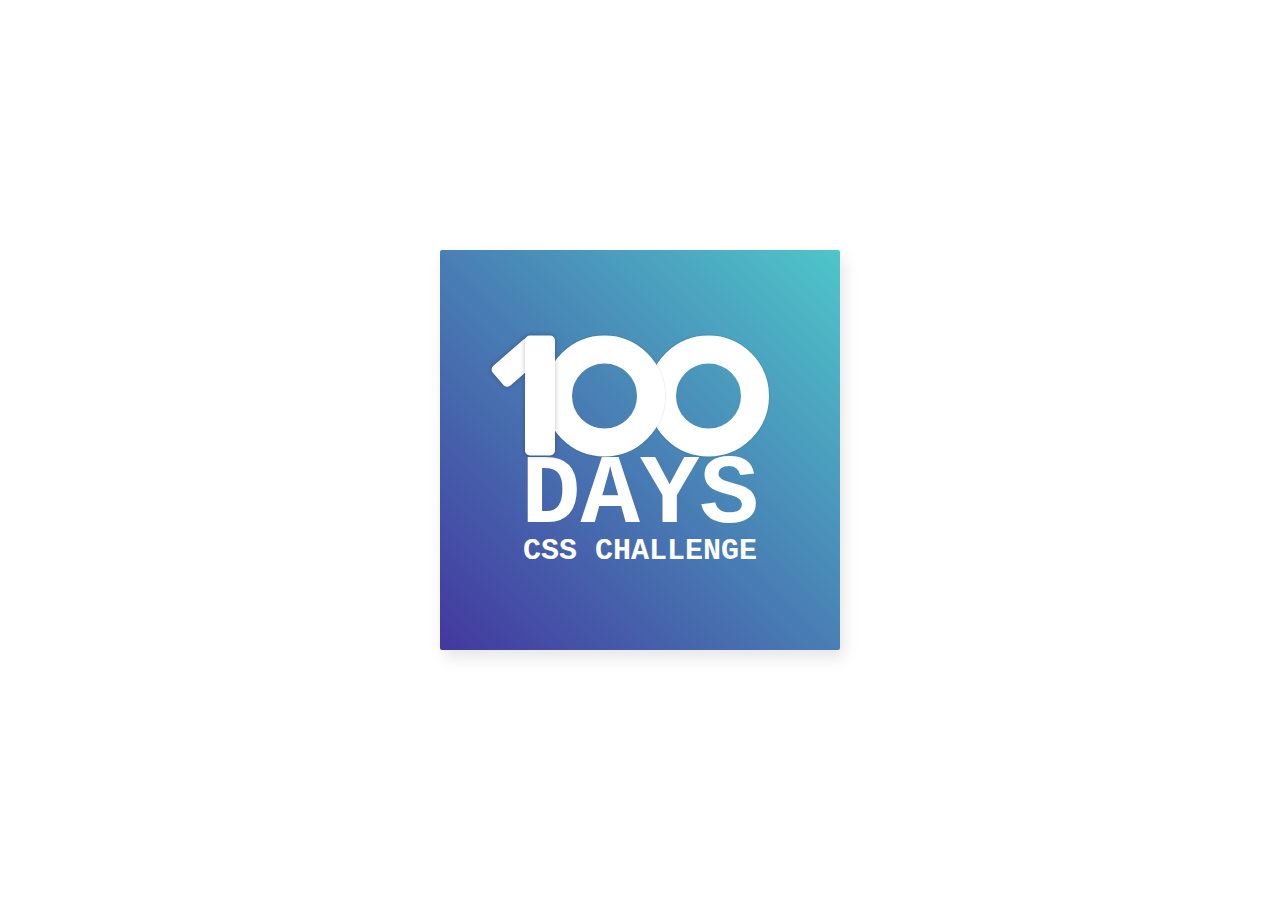
<file: Day 1/index.html>
<!DOCTYPE html>
<html lang="en">
<head>
    <meta charset="UTF-8">
    <meta name="viewport" content="width=device-width, initial-scale=1.0">
    <title>100 Days CSS</title>
    <link rel="stylesheet" href="style.css">
</head>
<body>
    <div class="frame">
        <div class="center">
            <div class="cien">
                <div class="decoracion"></div>
                <div class="uno"></div>
                <div class="cero primero"></div>
                <div class="cero segundo"></div>
            </div>
            <h2>DAYS</h2>
            <p>CSS CHALLENGE</p>
        </div>
      </div>
</body>
</html>
</file>
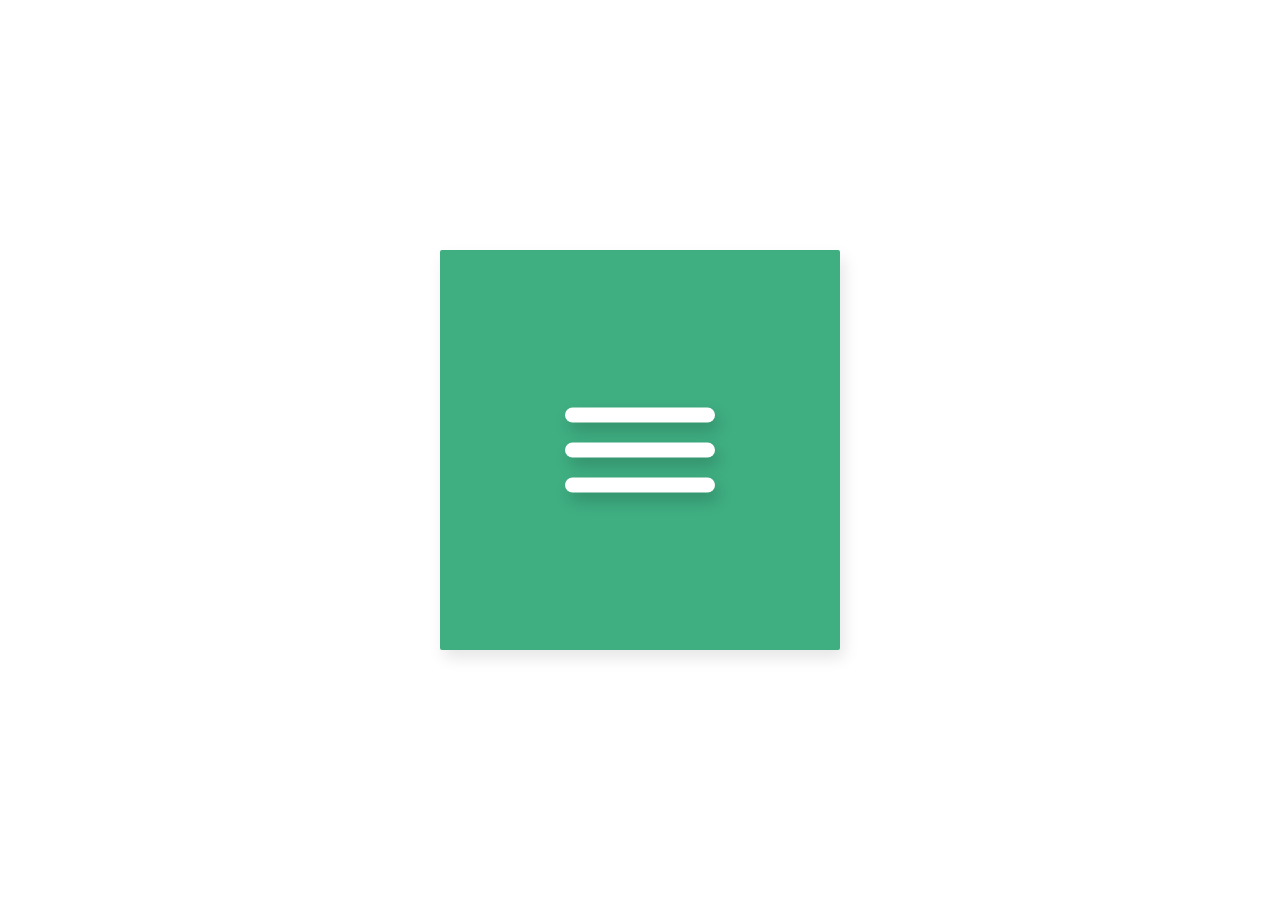
<file: Day 2/index.html>
<!DOCTYPE html>
<html lang="en">
<head>
    <meta charset="UTF-8">
    <meta name="viewport" content="width=device-width, initial-scale=1.0">
    <link rel="stylesheet" href="style.css">
    <title>Day 2</title>
</head>
<body>
    <div class="frame">
        <div class="center">
              <div class="linea primero"></div>
              <div class="linea segundo"></div>
              <div class="linea tercero"></div>
        </div>
      </div>
      <script src="script.js"></script>
</body>
</html>
</file>
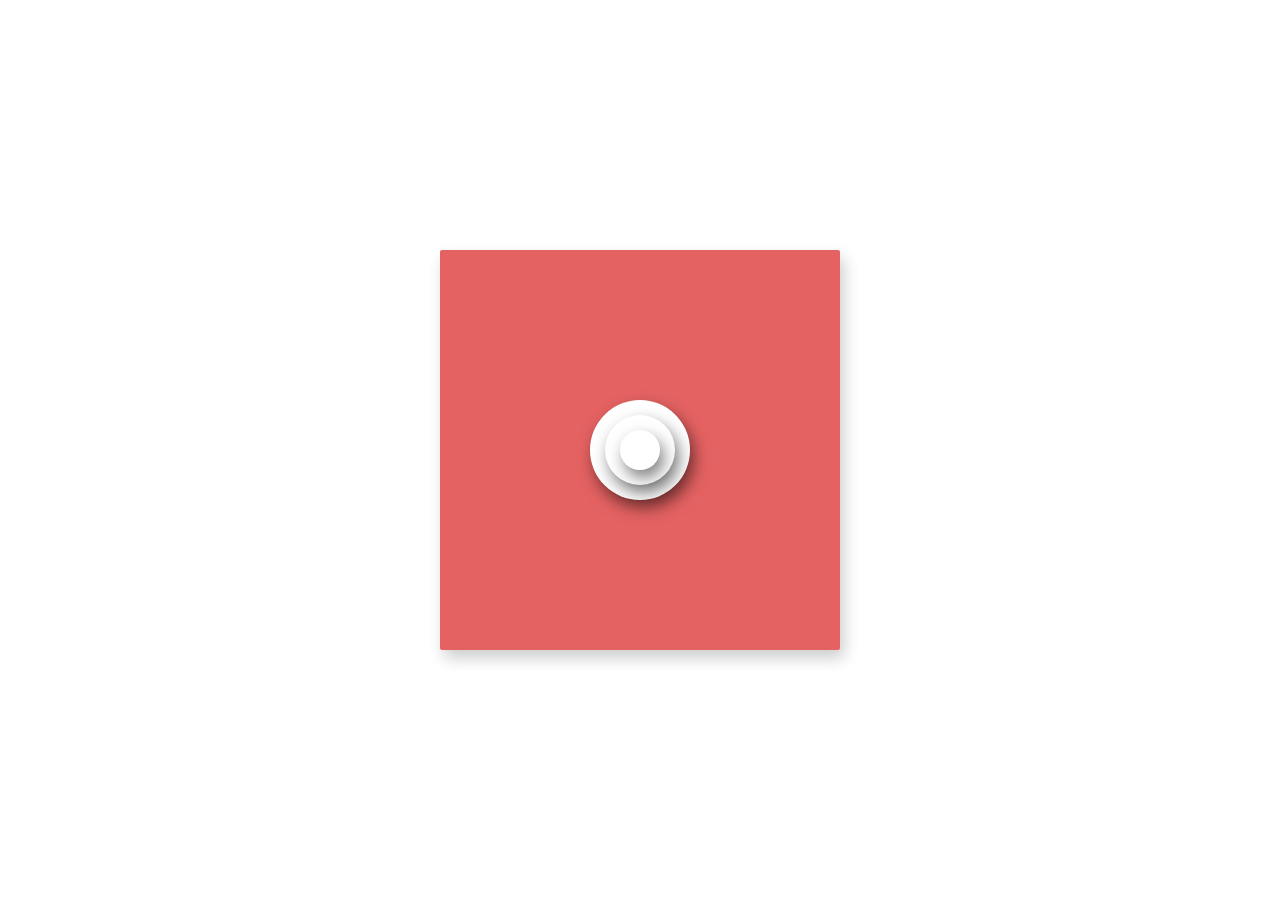
<file: Day 4/index.html>
<!DOCTYPE html>
<html lang="en">
<head>
    <meta charset="UTF-8">
    <meta name="viewport" content="width=device-width, initial-scale=1.0">
    <link rel="stylesheet" href="style.css">
    <title>Day 4</title>
</head>
<body>
    <div class="frame">
        <div class="center">
            <div class="circulo-1"></div>
            <div class="circulo-2"></div>
            <div class="circulo-3"></div>
        </div>
      </div>
</body>
</html>
</file>
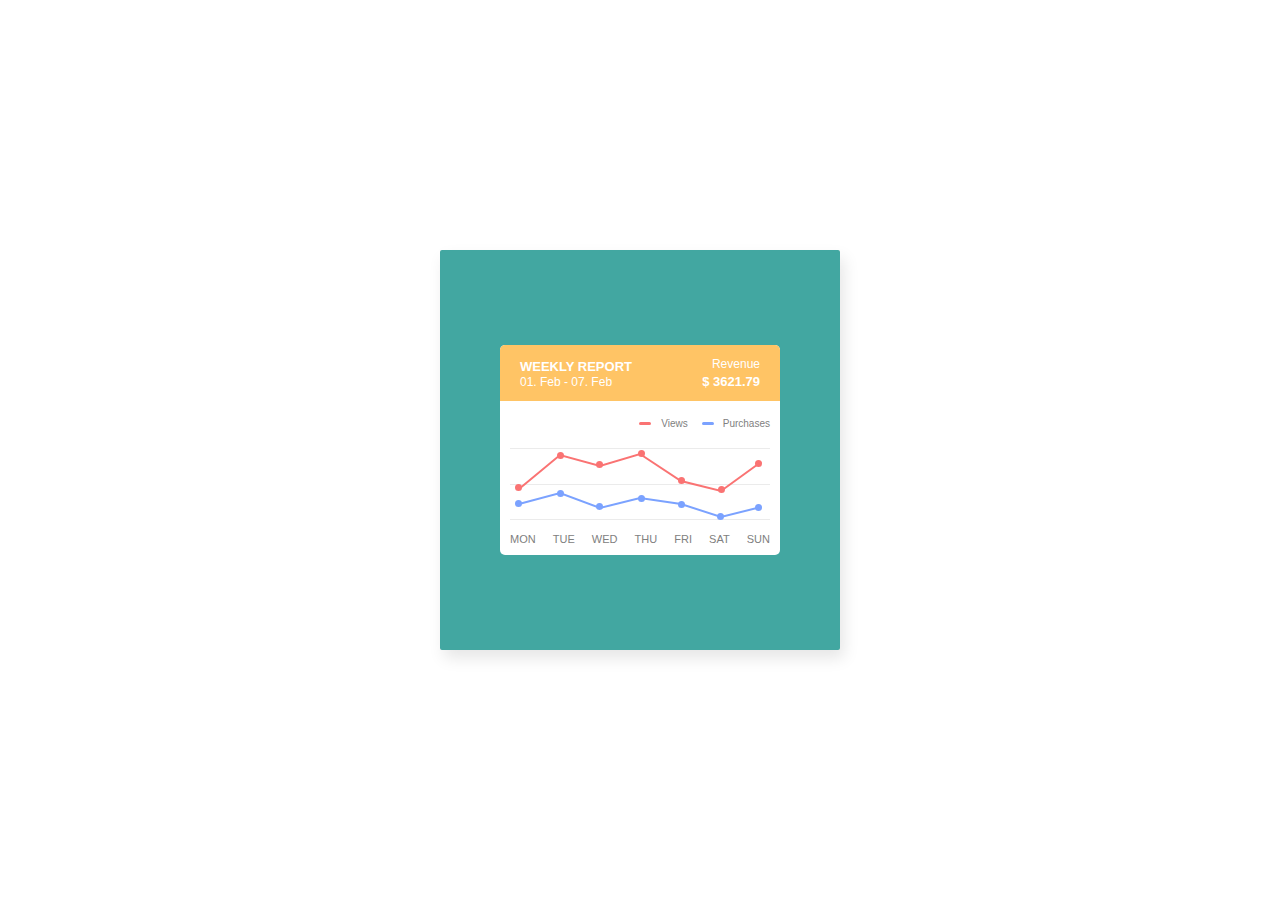
<file: Day 5/index.html>
<!DOCTYPE html>
<html lang="en">
<head>
    <meta charset="UTF-8">
    <meta name="viewport" content="width=device-width, initial-scale=1.0">
    <link rel="stylesheet" href="style.css">
    <title>Document</title>
</head>
<body>
    <div class="frame">
        <div class="center">
            <div class="contenedor">
                <div class="header">
                    <div class="header__izquierda">
                        <h1>WEEKLY REPORT</h1>
                        <label>01. Feb - 07. Feb</label>
                    </div>
                    <div class="header__derecha">
                        <label>Revenue</label> <br>
                        <span>$ 3621.79</span>
                    </div>
                </div>

                <div class="contenido">
                    <div class="contenido__header">
                        <span class="span-1">Views</span> <span class="span-2">Purchases</span>
                    </div>

                    <div class="contenido__lineas">
                        <div class="line"></div>
                        <div class="line"></div>
                        <div class="line"></div>

                        <div class="datos-rojos">
                            <svg>
                                <polyline points="9,46 50,12 90,23 130,11 171,38 211,48 251,19"></polyline>
                            </svg>
                            <div class="punto-1 punto">
                                <label>458</label>
                            </div>
                            <div class="punto-2 punto">
                                <label>812</label>
                            </div>
                            <div class="punto-3 punto">
                                <label>746</label>
                            </div>
                            <div class="punto-4 punto">
                                <label>877</label>
                            </div>
                            <div class="punto-5 punto">
                                <label>517</label>
                            </div>
                            <div class="punto-6 punto">
                                <label>434</label>
                            </div>
                            <div class="punto-7 punto">
                                <label>458</label>
                            </div>
                            
                        </div>
                        <div class="datos-azules">
                            <svg>
                                <polyline points="9,61 50,50 90,65 130,55 171,61 211,74 251,64"></polyline>    
                            </svg>
                            <div class="punto-1 punto">
                                <label>26</label>
                            </div>
                            <div class="punto-2 punto">
                                <label>41</label>
                                
                            </div>
                            <div class="punto-3 punto">
                                <label>22</label>
                            </div>
                            <div class="punto-4 punto">
                                <label>36</label>
                            </div>
                            <div class="punto-5 punto">
                                <label>25</label>
                            </div>
                            <div class="punto-6 punto">
                                <label>13</label>
                            </div>
                            <div class="punto-7 punto">
                                <label>20</label>
                            </div>
                        </div>
                    </div>
                    <div class="contenido__dias">
                        <span>MON</span>
                        <span>TUE</span>
                        <span>WED</span>
                        <span>THU</span>
                        <span>FRI</span>
                        <span>SAT</span>
                        <span>SUN</span>
                    </div>
                </div>

            </div>
        </div>
    </div>
</body>
</html>
</file>
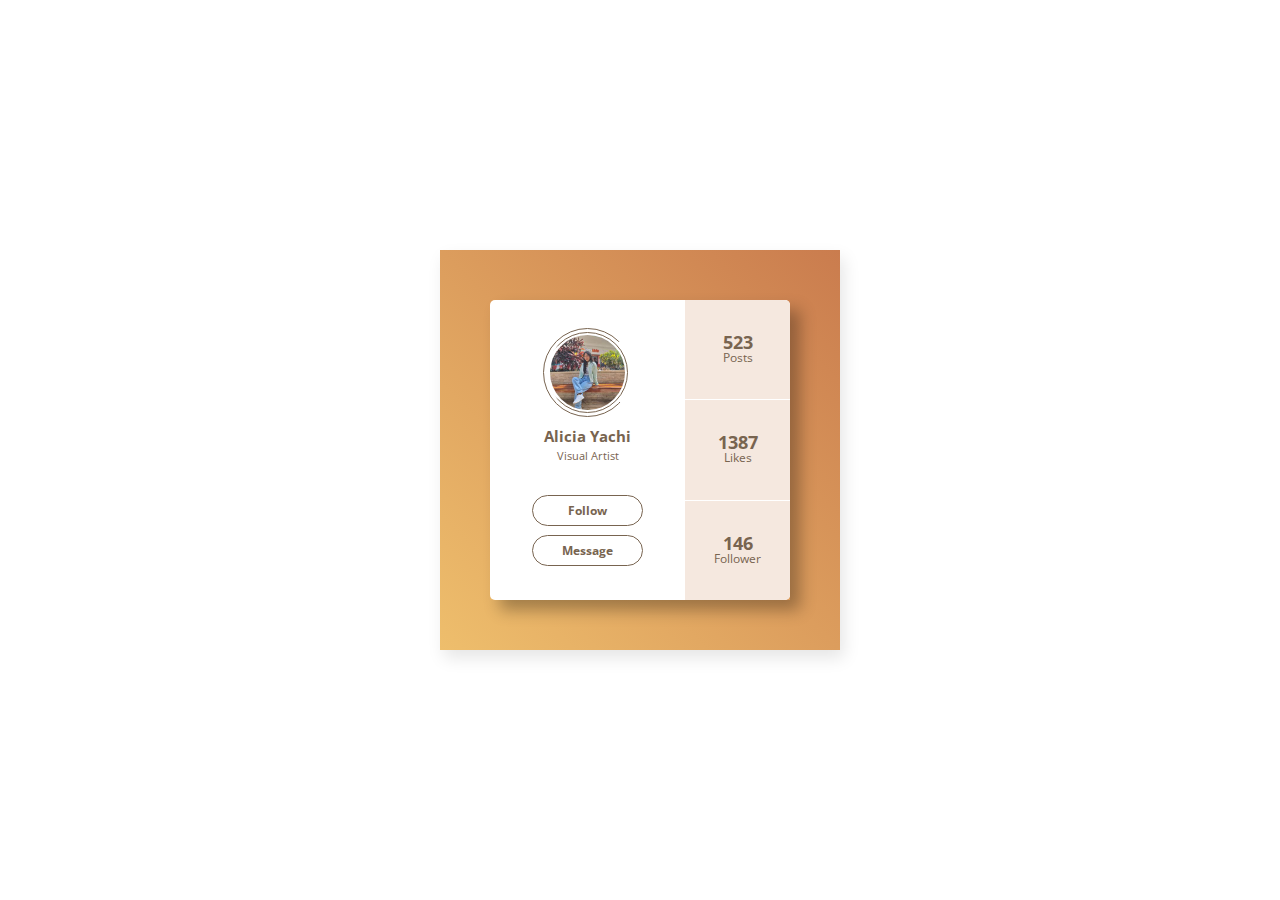
<file: Day 6/index.html>
<!DOCTYPE html>
<html lang="en">
<head>
    <meta charset="UTF-8">
    <meta name="viewport" content="width=device-width, initial-scale=1.0">
    <title>DIA 6</title>
    <link rel="stylesheet" href="style.css">

</head>
<body>
    <div class="frame">
        <div class="center">
            <div class="contenedor">
                <div class="contenido__left">
                    <div class="profile-name">
                        <div class="image">
                            <img src="profile.jpg" alt="profile">
                            <div class="border-2"></div>
                            <div class="border-1"></div>
                        </div>
                        <h1>Alicia Yachi</h1>
                        <span>Visual Artist</span>
                    </div>
                    <div class="buttons">
                        <button>Follow</button>
                        <button>Message</button>
                    </div>
                </div>
                <div class="contenido__rigth">
                    <div class="posts">
                        <span>523</span><br>
                        <span>Posts</span>
                    </div>
                    <div class="likes">
                        <span>1387</span><br>
                        <span>Likes</span>        
                    </div>
                    <div class="follower">
                        <span>146</span><br>
                        <span>Follower</span>
                    </div>
                </div>
            </div>
        </div>
      </div>
</body>
</html>
</file>
<file: Day 1/style.css>
.frame {
  position: absolute;
  font-family: 'Courier';
  top: 50%;
  left: 50%;
  width: 400px;
  height: 400px;
  margin-top: -200px;
  margin-left: -200px;
  border-radius: 2px;
  box-shadow: 4px 8px 16px 0 rgba(0,0,0,0.1);
  overflow: hidden;
  -webkit-font-smoothing: antialiased;
  -moz-osx-font-smoothing: grayscale;
  background: -webkit-linear-gradient(bottom left, #43389F 0%, #4ec6ca 100%);
}

.center {
  position: absolute;
  top: 50%;
  left: 50%;
  transform: translate(-50%,-50%);
}
.uno{
    width: 30px;
    height: 120px;
    background-color: white;
    left: 10px;
    z-index: 20;
    box-shadow: 0px 0px 5px rgba(0, 0, 0, 0.253);
    border-radius: 5px;
}
.decoracion{
    width: 26px;
    height: 50px;
    background-color: white;
    position: absolute;
    box-shadow: 0px 0px 5px rgba(0, 0, 0, 0.253);
    top: 2px;
    left: -11px;
    transform: rotate(49deg);
    border-radius: 5px;
}
.cero{
    width: 65px;
    height: 65px;
    background-color: transparent;
    border: 28px solid white;
    border-radius: 100%;
    box-shadow: 0px 0px 2px rgba(0, 0, 0, 0.233);
}

.primero{
    left: 29px;
    z-index: 10;
}
.segundo{
    left: 133px;
}
.cien{
    display: flex;
    position: relative;
    width: 250px;
    height: 120px;
}

.cien > div {
    position: absolute;
}

h2{
    position: relative;
    font-size: 99px;
    margin: 0;
    line-height: 81px;
    color: white;
    text-align: center;
}

p{
    font-size: 30px;
    text-align: center;
    font-weight: 600;
    color: white;
    line-height: 28px;
    margin: 0;

}
</file>
<file: Day 2/style.css>
.frame {
  position: absolute;
  top: 50%;
  left: 50%;
  width: 400px;
  height: 400px;
  margin-top: -200px;
  margin-left: -200px;
  border-radius: 2px;
	box-shadow: 4px 8px 16px 0 rgba(0,0,0,0.1);
	overflow: hidden;
	background: #3FAF82;
  color: #333;
	-webkit-font-smoothing: antialiased;
	-moz-osx-font-smoothing: grayscale;

}

.center {
  position: absolute;
  top: 50%;
  left: 50%;
  transform: translate(-50%,-50%);
  cursor: pointer;
}

.linea{
    width: 150px;
    border-radius: 10px;
    height: 15px;
    background-color: white;
    margin: 20px;
    box-shadow: 4px 8px 16px 0 rgba(0,0,0,0.2);
    transition: all 0.6s ease;
}
.primero{
    animation: inicio-1 0.6s ease both;
}
.tercero{
    animation: inicio-3 0.6s ease both;
}
.animated .primero{
    animation: final-1 0.6s ease both;
}


.animated .segundo{
    scale: 0.2;
    background-color: transparent;
    box-shadow: 0 0 0 transparent;
}

.animated .tercero{
    animation: final-3 0.6s ease both;
}

@keyframes inicio-1 {
    0% {
        transform: translateY(35px) rotate(45deg);
    }
    50%{
        transform: rotate(0deg) translateY(35px);
    }
    100%{
        transform: rotate(0deg) translateY(0px);
    }
}
@keyframes inicio-3{
    100% {
        transform: rotate(0deg) translateY(0px);
    }
    50%{
        transform: rotate(0deg) translateY(-35px);
    }
    0% {
        transform: translateY(-35px) rotate(135deg);
      }
}

@keyframes final-1{
    0% {
        transform: translateY(0px);
    }
    50%{
        transform: translateY(35px);
    }
    100% {
        transform: translateY(35px) rotate(45deg);
      }
}

@keyframes final-3{
    0% {
        transform: translateY(0px);
    }
    50%{
        transform: translateY(-35px);
    }
    100% {
        transform: translateY(-35px) rotate(135deg);
      }
}

@keyframes centro {
    0%{
        scale: 0.2;
    }
    100%{
        scale: 1;
    }
}
</file>
<file: Day 4/style.css>
.frame {
  position: absolute;
  top: 50%;
  left: 50%;
  width: 400px;
  height: 400px;
  margin-top: -200px;
  margin-left: -200px;
  border-radius: 2px;
	box-shadow: 4px 8px 16px 0 rgba(0,0,0,0.2);
	overflow: hidden;
	background: #E56262;
  color: #333;
	font-family: 'Open Sans', Helvetica, sans-serif;
	-webkit-font-smoothing: antialiased;
	-moz-osx-font-smoothing: grayscale;
}

.center {
  position: relative;
  width: 220px;
  height: 220px;
  top: 90px;
  left: 90px;
}

.circulo-1{
    width: 100px;
    height: 100px;
    top: 50%;
    left: 50%;
    margin-top: -50px; /* Negative half of the circle's height */
    margin-left: -50px;
    position: absolute;
    box-shadow: 4px 8px 16px 0 rgba(0,0,0,0.5);
    background-color: white;
    border-radius: 50%;
    animation: circulo-1 3s ease alternate infinite;
}

.circulo-2{
    width: 70px;
    height: 70px;
    top: 50%;
    left: 50%;
    margin-top: -35px; /* Negative half of the circle's height */
    margin-left: -35px;
    position: absolute;
    box-shadow: 4px 8px 16px 0 rgba(0,0,0,0.5);
    background-color: white;
    border-radius: 50%;
    animation: circulo-2 3s ease  alternate infinite;
}
.circulo-3{
    width: 40px;
    height: 40px;
    top: 50%;
    left: 50%;
    margin-top: -20px; /* Negative half of the circle's height */
    margin-left: -20px;
    position: absolute;
    box-shadow: 4px 8px 16px 0 rgba(0,0,0,0.5);
    background-color: white;
    border-radius: 50%;
    animation: circulo-3 3s ease  alternate infinite;
}

@keyframes circulo-1{
    0% {
        transform: scale(0);
    }
    10%{
        transform: scale(0);
    }
    100%{
        transform: scale(1);
    }
}

@keyframes circulo-2{
    0% {
        transform: scale(0);
    }
    40%{
        transform: scale(0);
    }
    100%{
        transform: scale(1);
    }
}

@keyframes circulo-3{
    0% {
        transform: scale(0);
    }
    70%{
        transform: scale(0);
    }
    100%{
        transform: scale(1);
    }
}
</file>
<file: Day 5/style.css>
:root{
    --background: #42a7a1;
    --encabezado: #ffc465;
    --cuerpo: #ffffff;
    --linea-azul: #7ba2ff;
    --linea-roja: #fa7373;

}

*,
*:before,
*:after {
    -webkit-box-sizing: border-box;
    -moz-box-sizing: border-box;
    box-sizing: border-box;
}


.frame {
    position: absolute;
    font-family: 'Courier';
    top: 50%;
    left: 50%;
    width: 400px;
    height: 400px;
    margin-top: -200px;
    margin-left: -200px;
    border-radius: 2px;
    box-shadow: 4px 8px 16px 0 rgba(0,0,0,0.1);
    overflow: hidden;
    -webkit-font-smoothing: antialiased;
    -moz-osx-font-smoothing: grayscale;
    background-color: var(--background);
    font-family: 'Open Sans', Helvetica, sans-serif;
    color: #ffffff;
  }
  
  .center {
    position: absolute;
    top: 50%;
    left: 50%;
    transform: translate(-50%,-50%);
  }

  .contenedor{
    display: flex;
    justify-content: space-between;
    align-items: center;
    height: 210px;
    width: 280px;
    background-color: var(--cuerpo);
    flex-direction: column;
    border-radius: 5px;
  }
  .header{
    width: 100%;
    height: 80px;
    background-color: var(--encabezado);
    display: flex;
    justify-content: space-between ;
    align-items: center;
    border-top-left-radius: 5px;
    border-top-right-radius: 5px;
  }
.header__izquierda{
    width: 180px;
    padding: 0px 20px;
    display: flex;
    flex-direction: column;
    gap: 6px;
    height: 30px;
    & label{
      font-size: 12px;
      line-height: 0;
    }
    & h1{
      font-size: 13px;
      font-weight: 600;
      line-height: 0;
    }
  }

.header__derecha{
  width: 100px;
  height: auto;
  text-align:  right;
  padding-inline: 20px;
  display: flex;
  flex-direction: column;
  & label{
    font-size: 12px;
    line-height: 0;
  }
  & span{
    font-size: 13px;
    font-weight: 600;
    line-height: 0;
  }
}
.contenido{
  width: 100%;
  height: 100%;
  display: flex;
  padding: 10px;
  display: flex;
  flex-direction: column;
}
  .contenido__header{
    color: rgb(128, 128, 128);
    font-size: 10px;
    height: 18px;
    width: 100%;
    display: flex;
    justify-content: flex-end;
    align-items: flex-end;
    gap: 35px;
    
    & .span-1::after{
      content: '';
      width: 12px;
      height: 3px;
      border-radius: 10px;
      background-color: var(--linea-roja);
      position: absolute;
      left: 139px;
      top: 77px;
    }
    & .span-2::after{
      content: '';
      width: 12px;
      height: 3px;
      border-radius: 10px;
      background-color: var(--linea-azul);
      position: absolute;
      right: 66px;
      top: 77px;
    }
  }

.contenido__lineas{
  height: 55%;
  display: flex;
  flex-direction: column;
  position: relative;
  justify-content: space-between;
  margin-top: 19px;
  & .line{
    width: 100%;
    height: 1px;
    background-color: rgba(167, 167, 167, 0.226);
  }
  & .datos-rojos{
    position: absolute;
  }
  & .datos-azules{
    position: absolute;
  }
}
svg {
  position: absolute;
  top: -5px;
}
polyline {
  fill: none;
  stroke-width: 2;
  position: absolute;
}


.datos-rojos{
    & polyline{
      stroke: var(--linea-roja);
    }
    & label{
    opacity: 0;
    visibility: hidden;
    background-color: var(--linea-roja);
    padding-inline: 4px;
    padding-block: 6px;
    border-radius: 4px;
    font-size: 12px;
    position: absolute;
    top: -36px;
    left: -10px;
    transform: translateY(20px);
    transition: opacity 0.6s ease, transform 0.6s ease; 
    &::after{
      content: '';
      width: 10px;
      height: 10px;
      background-color: var(--linea-roja);
      position: absolute;
      clip-path: polygon(50% 0%, 0% 100%, 100% 100%);
      rotate: 180deg;
      top: 24px;
      left: 9.3px;
    }}

    & .punto{
      width: 7px;
      height: 7px;
      border-radius: 4px;
      position: absolute;
      background-color: var(--linea-roja);
      z-index: 10;
      cursor: pointer;
      &:hover label{
        opacity: 1;
        visibility: visible;
        transform: translateY(0px);
      }
    }
    & .punto-1{left: 5px; top :36px; cursor: pointer;}
    & .punto-2{left: 47px; top :4px;}
    & .punto-3{left: 86px; top :13px;}
    & .punto-4{left: 128px; top :2px;}
    & .punto-5{left: 168px; top :29px;}
    & .punto-6{left: 208px; top :38px;}
    & .punto-7{left: 245px; top : 12px;}
}

.datos-azules{
  & polyline{
    stroke: var(--linea-azul);
  }
  & label{
    opacity: 0;
    visibility: hidden;
    background-color: var(--linea-azul);
    padding-inline: 4px;
    padding-block: 6px;
    border-radius: 4px;
    font-size: 12px;
    position: absolute;
    top: -36px;
    left: -8px;
    transform: translateY(20px);
    transition: opacity 0.6s ease, transform 0.6s ease; 
    &::after{
      content: '';
      width: 10px;
      height: 10px;
      background-color: var(--linea-azul);
      position: absolute;
      clip-path: polygon(50% 0%, 0% 100%, 100% 100%);
      rotate: 180deg;
      top: 24px;
      left: 7px;
    }}

    & .punto{
      width: 7px;
      height: 7px;
      border-radius: 4px;
      position: absolute;
      background-color: var(--linea-azul);
      z-index: 10;
      cursor: pointer;
      &:hover label{
        opacity: 1;
        visibility: visible;
        transform: translateY(0px);
      }
    }
    & .punto-1{left: 5px; top :52px; cursor: pointer;}
    & .punto-2{left: 47px; top :42px;}
    & .punto-3{left: 86px; top :55px;}
    & .punto-4{left: 128px; top :47px;}
    & .punto-5{left: 168px; top :53px;}
    & .punto-6{left: 207px; top :65px;}
    & .punto-7{left: 245px; top : 56px;}

}
.contenido__dias{
  margin-top: 5px;
  display: flex;
  justify-content: space-between;
  align-items: flex-end;
  height: 20px;
  color: gray;
  & span{
    font-size: 11px;
  }
}
</file>
<file: Day 6/style.css>
@import url(https://fonts.googleapis.com/css?family=Open+Sans:600,300);

:root{
    --brown: #786450;
}
* {
    font-family: 'Open Sans', Helvetica, sans-serif;
}
.frame {
  position: absolute;
  top: 50%;
  left: 50%;
  width: 400px;
  height: 400px;
  margin-top: -200px;
  margin-left: -200px;
  border-radius: 0px;
  box-shadow: 1px 2px 10px 0px rgba(0,0,0,0.9);
  background: linear-gradient(to top right, #EEBE6C 0%, #CA7C4E 100%);	box-shadow: 4px 8px 16px 0 rgba(0,0,0,0.1);
  overflow: hidden;
  color: #333;
}

.center {
  position: absolute;
  top: 50%;
  left: 50%;
  transform: translate(-50%,-50%);
  box-shadow: 10px 10px 15px 0 rgba(0,0,0,0.3);
}
.contenedor{
    width: 300px;
    height: 300px;
    border-radius: 5px;
    display: flex;
    background-color: white;

}
.contenido__left{
    width: 65%;
    display: flex;
    flex-direction: column;
    align-items: center;
    justify-content: center;

    & .buttons{
        display: flex;
        flex-direction: column;
        gap: 9px;
        & button{
            border: 1px solid var(--brown);
            border-radius: 50px;
            font-size: 12px;
            font-weight: bold;
            background-color: #fff;
            color: var(--brown);
            padding: 6px 29px;
            transition: all 0.4s ease;
            &:hover{
                background-color: var(--brown);
                color: white;
            }
        }
    }
    & .profile-name{
        display: flex;
        flex-direction: column;
        align-items: center;
        height: 160px;
        position: relative;
        & img{
            width: 75px;
            border-radius: 50%;
            z-index: 100;
            &:hover .border-1{
                transform: rotate(360deg);
            }
        }
        & h1{
            font-size: 15px;
            color: var(--brown);
            margin-top: 16px;
        }
        & span{
            font-size: 11px;
            color: var(--brown);
            line-height: 0;
        }
        & .image{
            border-radius: 50%;
            display: flex;
            position: relative;
            &:hover .border-1{
                transform: rotate(360deg);
            }
            &:hover .border-2{
                transform: rotate(-360deg);
            }
        }

        & .border-1{
            position: absolute;
            top: -3px;
            left: -3px;
            border-radius: 50%;
            width: 79px;
            height: 79px;
            border: 1px solid var(--brown);
            transition: all 2s ease;
            &::after{
                content: "";
                width: 38px;
                height: 57px;
                border-radius: 50%;
                top: 14%;
                left: -2px;
                background-color: #fff;
                position: absolute;
            }
        }
        & .border-2{
            position: absolute;
            width: 87px;
            height: 87px;
            left: -7px;
            top: -7px;
            border-radius: 50%;
            transition: all 2s ease;
            border: 1px solid var(--brown);
            &::after{
                content: "";
                width: 38px;
                height: 60px;
                position: absolute;
                background-color: #fff;
                right: -1px;
                top: 13px;
            }

        }
    }
}
.contenido__rigth{
    width: 35%;
    display: flex;
    flex-direction: column;
    gap: 1px;

    & div:first-child{
        border-top-right-radius: 5px;
    }
    & div:last-child{
        border-bottom-right-radius: 5px;
    }
    & div{
		background: #F5E8DF;
        flex: 1;
        width: 100%;
        display: flex;
        flex-direction: column;
        align-items: center;
        justify-content: center;
        line-height: .5;
        color: var(--brown);
        cursor: pointer;
        & span:first-child{
            font-weight: bold;
            font-size: 18px;
        }
        & span:last-child{
            font-size: 12px;
        }
        &:hover{
            background: #E1CFC2;
        }
    }
}
</file>
